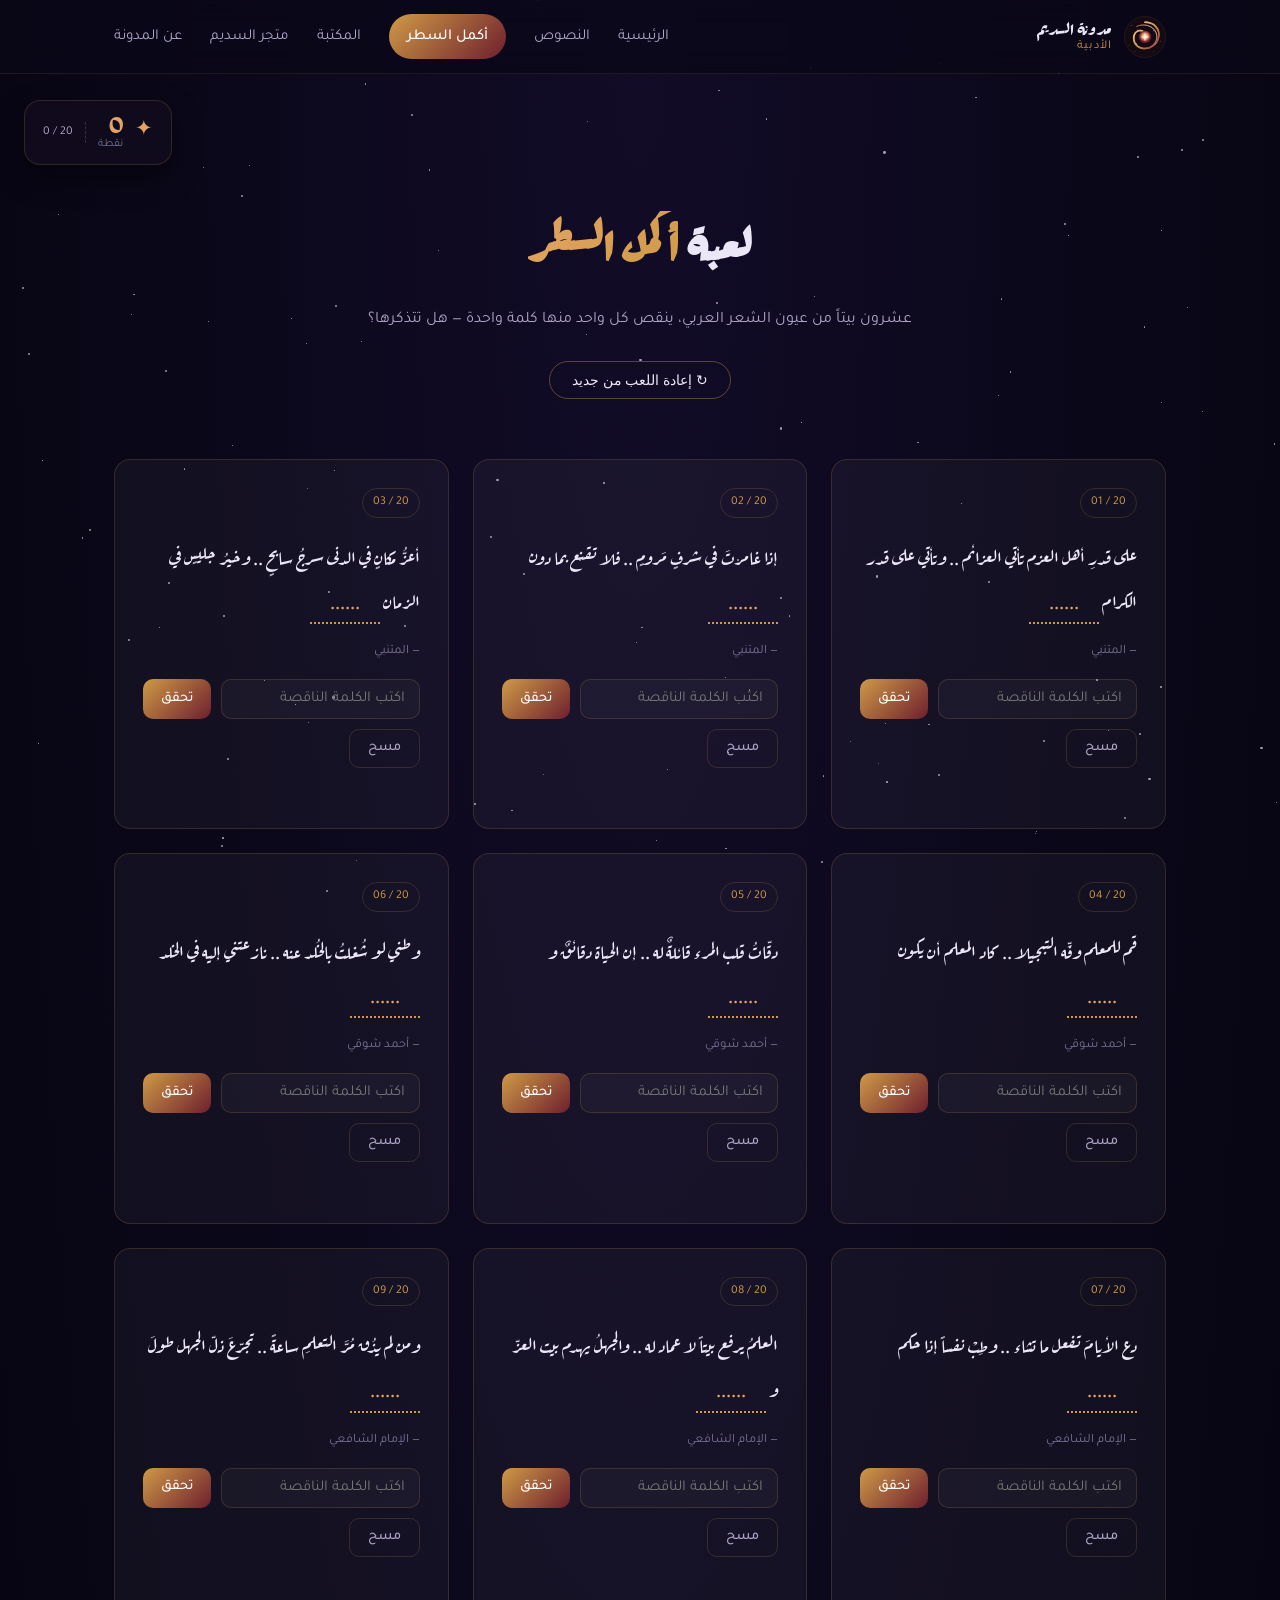
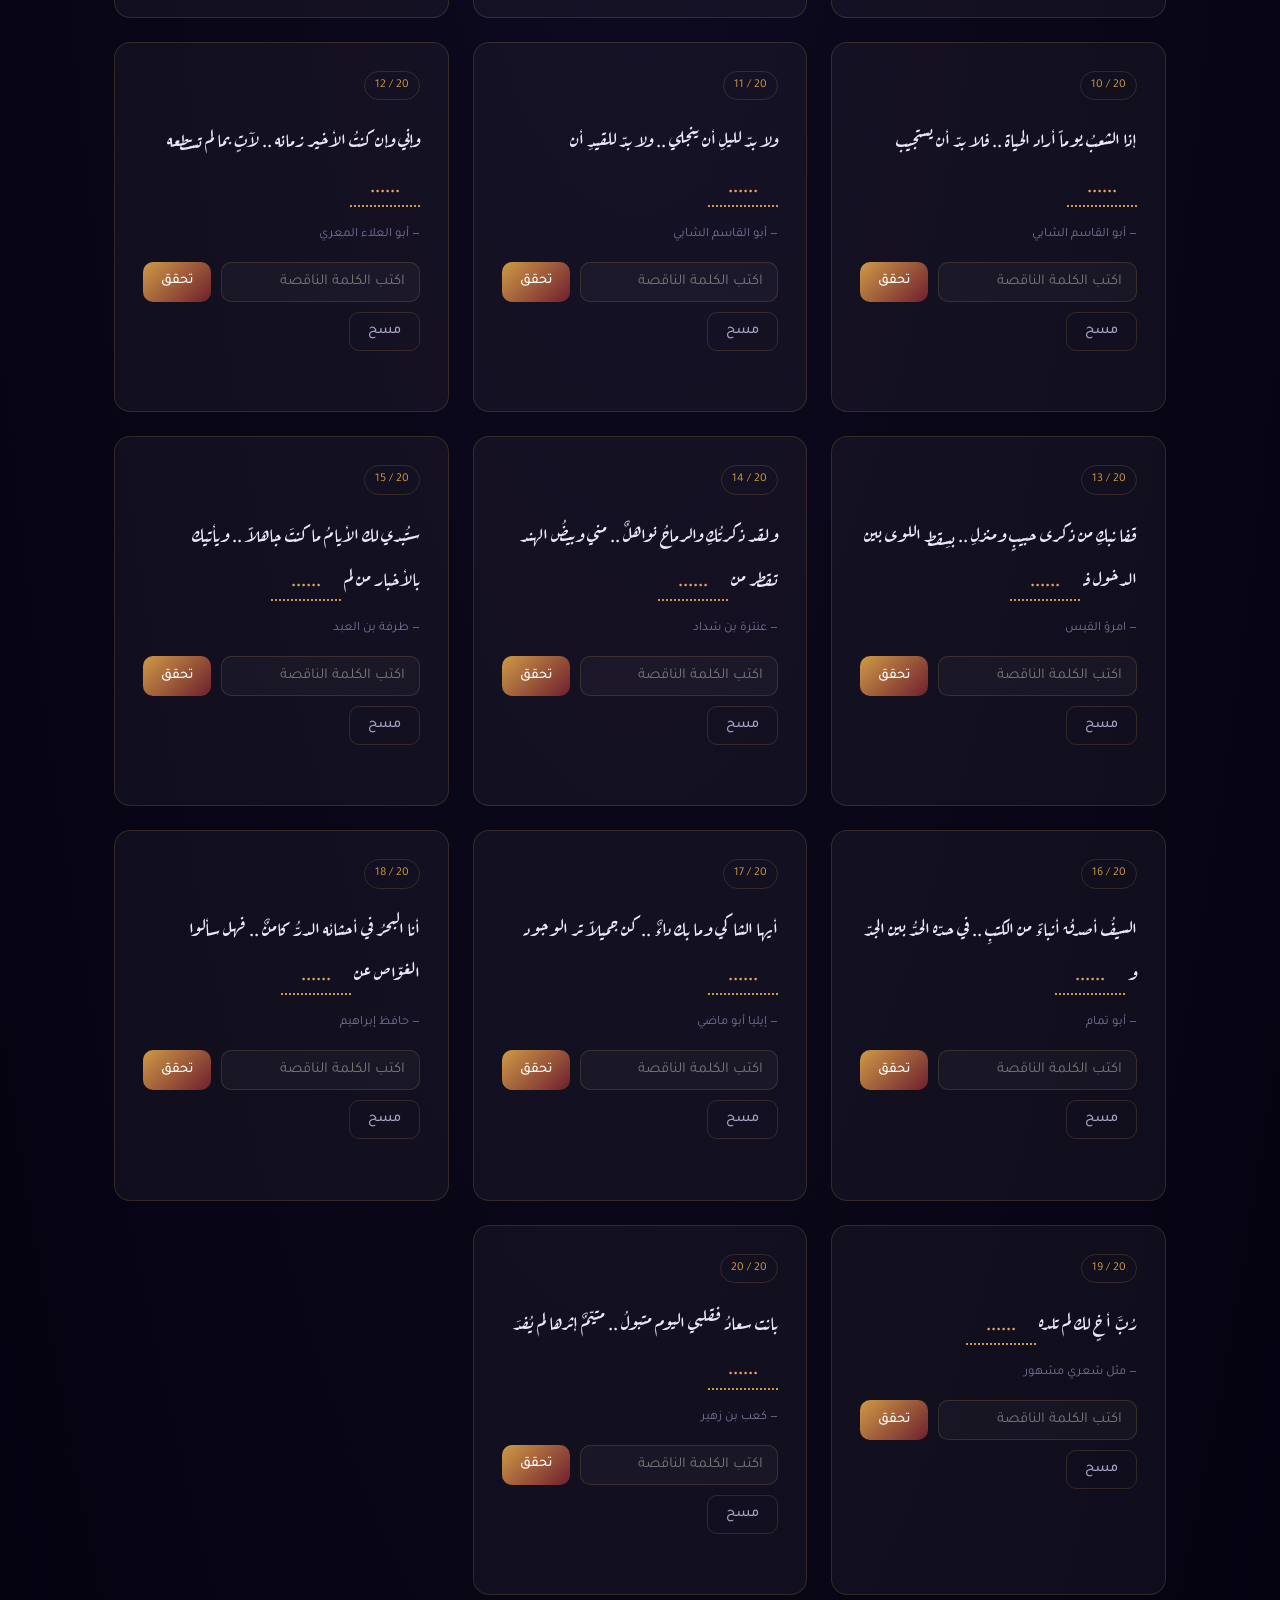
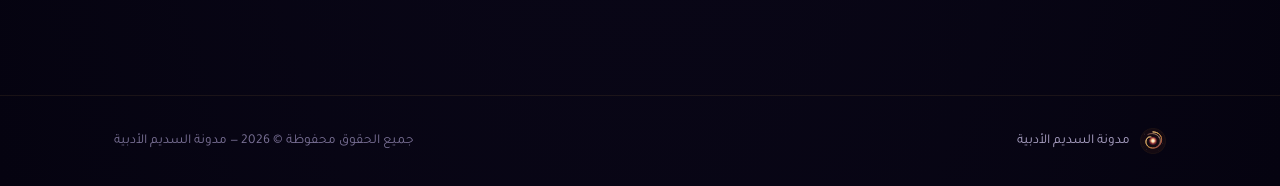
<file: game.html>
<!DOCTYPE html>
<html lang="ar" dir="rtl">
<head>
<meta charset="UTF-8">
<meta name="viewport" content="width=device-width, initial-scale=1.0">
<title>لعبة أكمل السطر — مدونة السديم الأدبية</title>
<meta name="description" content="اختبر ذاكرتك الأدبية: أكمل الكلمة الناقصة في أبيات شعرية مشهورة، واجمع النقاط.">
<link rel="icon" type="image/svg+xml" href="assets/logo.svg">
<link rel="preconnect" href="https://fonts.googleapis.com">
<link href="https://fonts.googleapis.com/css2?family=Rakkas&family=Aref+Ruqaa:wght@400;700&family=Tajawal:wght@300;400;500;700&display=swap" rel="stylesheet">
<link rel="stylesheet" href="style.css">
<link rel="stylesheet" href="game.css">
</head>
<body>

<div class="stars" id="stars"></div>

<header class="site-header">
  <div class="container header-inner">
    <a href="index.html" class="brand">
      <img src="assets/logo.svg" alt="شعار مدونة السديم" class="brand-logo">
      <div class="brand-text">
        <span class="brand-name">مدونة السديم</span>
        <span class="brand-sub">الأدبية</span>
      </div>
    </a>
    <nav class="main-nav" id="mainNav">
      <a href="index.html">الرئيسية</a>
      <a href="index.html#texts">النصوص</a>
      <a href="game.html" class="nav-cta">أكمل السطر</a>
      <a href="library.html">المكتبة</a>
      <a href="store.html">متجر السديم</a>
      <a href="index.html#about">عن المدونة</a>
    </nav>
    <button class="nav-toggle" id="navToggle" aria-label="فتح القائمة">
      <span></span><span></span><span></span>
    </button>
  </div>
</header>

<div class="score-badge" id="scoreBadge">
  <span class="score-star">✦</span>
  <div class="score-nums">
    <span class="score-value" id="scoreValue">0</span>
    <span class="score-label">نقطة</span>
  </div>
  <div class="score-progress" id="scoreProgress">0 / 20</div>
</div>

<main class="game-main">
  <section class="game-hero">
    <div class="container">
      <h1 class="game-title">لعبة <span>أكمل السطر</span></h1>
      <p class="game-tagline">عشرون بيتاً من عيون الشعر العربي، ينقص كل واحد منها كلمة واحدة — هل تتذكرها؟</p>
      <button type="button" class="btn btn-ghost btn-reset" id="resetGame">↻ إعادة اللعب من جديد</button>
    </div>
  </section>

  <section class="verses-section">
    <div class="container verses-grid" id="versesGrid"></div>
  </section>
</main>

<footer class="site-footer">
  <div class="container footer-inner">
    <div class="footer-brand">
      <img src="assets/logo.svg" alt="" class="footer-logo">
      <span>مدونة السديم الأدبية</span>
    </div>
    <p>جميع الحقوق محفوظة &copy; <span id="year"></span> — مدونة السديم الأدبية</p>
  </div>
</footer>

<script src="game.js"></script>
</body>
</html>
</file>
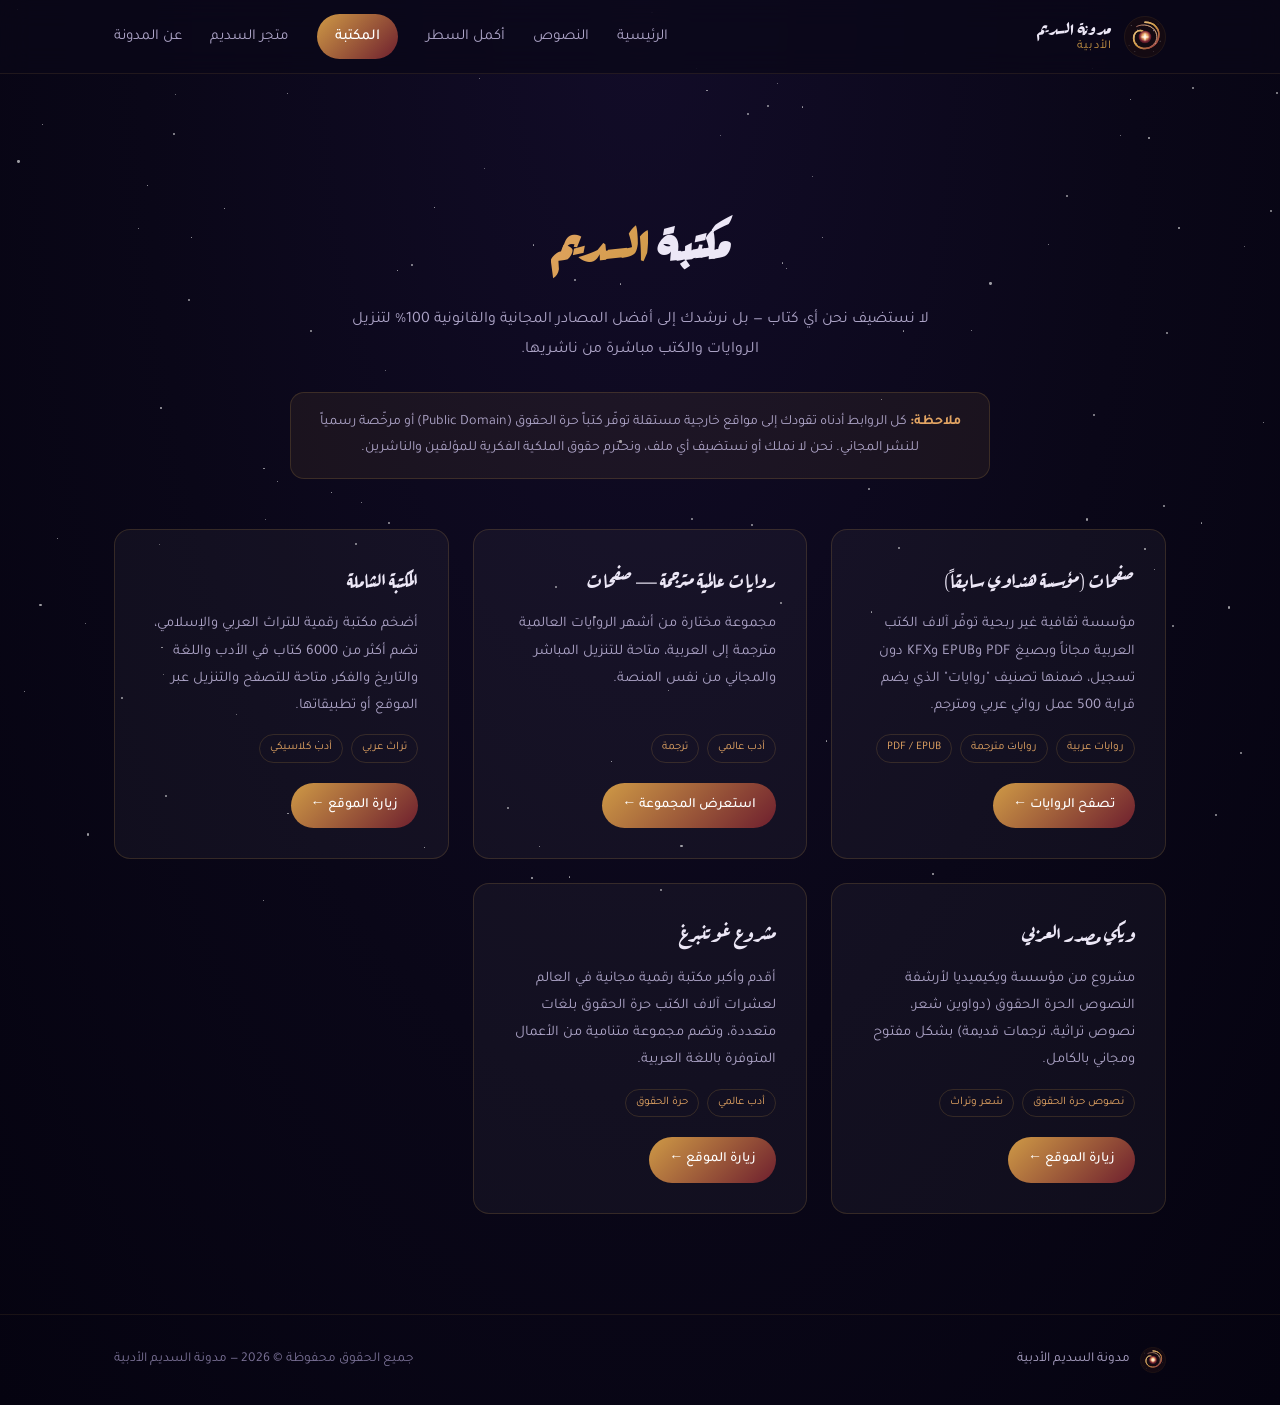
<file: library.html>
<!DOCTYPE html>
<html lang="ar" dir="rtl">
<head>
<meta charset="UTF-8">
<meta name="viewport" content="width=device-width, initial-scale=1.0">
<title>مكتبة السديم — روايات وكتب مجانية وقانونية</title>
<meta name="description" content="دليل مكتبة السديم إلى مصادر مجانية وقانونية 100% لتنزيل الروايات والكتب العربية والعالمية بصيغة PDF وEPUB.">
<link rel="icon" type="image/svg+xml" href="assets/logo.svg">
<link rel="preconnect" href="https://fonts.googleapis.com">
<link href="https://fonts.googleapis.com/css2?family=Rakkas&family=Aref+Ruqaa:wght@400;700&family=Tajawal:wght@300;400;500;700&display=swap" rel="stylesheet">
<link rel="stylesheet" href="style.css">
<link rel="stylesheet" href="library.css">
</head>
<body>

<div class="stars" id="stars"></div>

<header class="site-header">
  <div class="container header-inner">
    <a href="index.html" class="brand">
      <img src="assets/logo.svg" alt="شعار مدونة السديم" class="brand-logo">
      <div class="brand-text">
        <span class="brand-name">مدونة السديم</span>
        <span class="brand-sub">الأدبية</span>
      </div>
    </a>
    <nav class="main-nav" id="mainNav">
      <a href="index.html">الرئيسية</a>
      <a href="index.html#texts">النصوص</a>
      <a href="game.html">أكمل السطر</a>
      <a href="library.html" class="nav-cta">المكتبة</a>
      <a href="store.html">متجر السديم</a>
      <a href="index.html#about">عن المدونة</a>
    </nav>
    <button class="nav-toggle" id="navToggle" aria-label="فتح القائمة">
      <span></span><span></span><span></span>
    </button>
  </div>
</header>

<main class="library-main">
  <div class="container">
    <div class="library-hero">
      <h1 class="library-title">مكتبة <span>السديم</span></h1>
      <p class="library-tagline">لا نستضيف نحن أي كتاب — بل نرشدك إلى أفضل المصادر المجانية والقانونية 100% لتنزيل الروايات والكتب مباشرة من ناشريها.</p>
      <p class="library-notice">
        <strong>ملاحظة:</strong> كل الروابط أدناه تقودك إلى مواقع خارجية مستقلة توفّر كتباً حرة الحقوق (Public Domain) أو مرخّصة رسمياً للنشر المجاني. نحن لا نملك أو نستضيف أي ملف، ونحترم حقوق الملكية الفكرية للمؤلفين والناشرين.
      </p>
    </div>

    <div class="sources-grid">
      <article class="source-card">
        <h3 class="source-name">صفحات (مؤسسة هنداوي سابقاً)</h3>
        <p class="source-desc">مؤسسة ثقافية غير ربحية توفّر آلاف الكتب العربية مجاناً وبصيغ PDF وEPUB وKFX دون تسجيل، ضمنها تصنيف "روايات" الذي يضم قرابة 500 عمل روائي عربي ومترجم.</p>
        <div class="source-tags"><span class="source-tag">روايات عربية</span><span class="source-tag">روايات مترجمة</span><span class="source-tag">PDF / EPUB</span></div>
        <a href="https://www.safahat.org/books/categories/novels/" target="_blank" rel="noopener noreferrer" class="source-link">تصفح الروايات ←</a>
      </article>

      <article class="source-card">
        <h3 class="source-name">روايات عالمية مترجمة — صفحات</h3>
        <p class="source-desc">مجموعة مختارة من أشهر الروايات العالمية مترجمة إلى العربية، متاحة للتنزيل المباشر والمجاني من نفس المنصة.</p>
        <div class="source-tags"><span class="source-tag">أدب عالمي</span><span class="source-tag">ترجمة</span></div>
        <a href="https://www.safahat.org/books/collections/93827414/" target="_blank" rel="noopener noreferrer" class="source-link">استعرض المجموعة ←</a>
      </article>

      <article class="source-card">
        <h3 class="source-name">المكتبة الشاملة</h3>
        <p class="source-desc">أضخم مكتبة رقمية للتراث العربي والإسلامي، تضم أكثر من 6000 كتاب في الأدب واللغة والتاريخ والفكر، متاحة للتصفح والتنزيل عبر الموقع أو تطبيقاتها.</p>
        <div class="source-tags"><span class="source-tag">تراث عربي</span><span class="source-tag">أدب كلاسيكي</span></div>
        <a href="https://shamela.ws/" target="_blank" rel="noopener noreferrer" class="source-link">زيارة الموقع ←</a>
      </article>

      <article class="source-card">
        <h3 class="source-name">ويكي مصدر العربي</h3>
        <p class="source-desc">مشروع من مؤسسة ويكيميديا لأرشفة النصوص الحرة الحقوق (دواوين شعر، نصوص تراثية، ترجمات قديمة) بشكل مفتوح ومجاني بالكامل.</p>
        <div class="source-tags"><span class="source-tag">نصوص حرة الحقوق</span><span class="source-tag">شعر وتراث</span></div>
        <a href="https://ar.wikisource.org/" target="_blank" rel="noopener noreferrer" class="source-link">زيارة الموقع ←</a>
      </article>

      <article class="source-card">
        <h3 class="source-name">مشروع غوتنبرغ</h3>
        <p class="source-desc">أقدم وأكبر مكتبة رقمية مجانية في العالم لعشرات آلاف الكتب حرة الحقوق بلغات متعددة، وتضم مجموعة متنامية من الأعمال المتوفرة باللغة العربية.</p>
        <div class="source-tags"><span class="source-tag">أدب عالمي</span><span class="source-tag">حرة الحقوق</span></div>
        <a href="https://www.gutenberg.org/" target="_blank" rel="noopener noreferrer" class="source-link">زيارة الموقع ←</a>
      </article>
    </div>
  </div>
</main>

<footer class="site-footer">
  <div class="container footer-inner">
    <div class="footer-brand">
      <img src="assets/logo.svg" alt="" class="footer-logo">
      <span>مدونة السديم الأدبية</span>
    </div>
    <p>جميع الحقوق محفوظة &copy; <span id="year"></span> — مدونة السديم الأدبية</p>
  </div>
</footer>

<script src="library.js"></script>
</body>
</html>
</file>
<file: style.css>
:root {
  --bg-deep: #0a0718;
  --bg-mid: #120c28;
  --bg-card: rgba(255, 255, 255, 0.04);
  --card-border: rgba(207, 158, 74, 0.18);
  --accent-1: #cf9a46;
  --accent-2: #e2a463;
  --accent-3: #6e1f2e;
  --accent-glow: 207, 158, 74;
  --shadow-glow: 110, 31, 46;
  --text-main: #ece7f6;
  --text-dim: #ada4c7;
  --text-faint: #7a7196;
  --radius: 16px;
  --font-display: 'Rakkas', 'Aref Ruqaa', serif;
  --font-serif: 'Aref Ruqaa', serif;
  --font-body: 'Tajawal', sans-serif;

  /* paper / manuscript palette for post cards */
  --ink: #3c2c1c;
  --ink-soft: #6a5439;
  --ink-faint: #8a7255;
  --stamp-ink: #7a2233;
  --paper-1: linear-gradient(160deg, #f6ecd2, #e8d8ab);
  --paper-2: linear-gradient(160deg, #f3e6da, #e3cfb5);
  --paper-3: linear-gradient(160deg, #eee6cf, #ddcd9e);
}

* { box-sizing: border-box; margin: 0; padding: 0; }

html { scroll-behavior: smooth; }

body {
  background: radial-gradient(ellipse at top, var(--bg-mid) 0%, var(--bg-deep) 55%, #050310 100%);
  color: var(--text-main);
  font-family: var(--font-body);
  line-height: 1.8;
  min-height: 100vh;
  overflow-x: hidden;
  position: relative;
}

.container {
  max-width: 1100px;
  margin: 0 auto;
  padding: 0 24px;
}

a { color: inherit; text-decoration: none; }
ul { list-style: none; }
img { max-width: 100%; display: block; }

/* ---------- starfield ---------- */
.stars {
  position: fixed;
  inset: 0;
  z-index: 0;
  pointer-events: none;
}
.stars span {
  position: absolute;
  width: 2px;
  height: 2px;
  background: #fff;
  border-radius: 50%;
  opacity: 0.6;
  animation: twinkle 4s ease-in-out infinite;
}
@keyframes twinkle {
  0%, 100% { opacity: 0.15; transform: scale(0.8); }
  50% { opacity: 0.9; transform: scale(1.4); }
}

/* ---------- header ---------- */
.site-header {
  position: sticky;
  top: 0;
  z-index: 100;
  background: rgba(10, 7, 24, 0.72);
  -webkit-backdrop-filter: blur(14px);
  backdrop-filter: blur(14px);
  border-bottom: 1px solid rgba(207, 158, 74, 0.12);
}
.header-inner {
  display: flex;
  align-items: center;
  justify-content: space-between;
  padding: 14px 24px;
}
.brand {
  display: flex;
  align-items: center;
  gap: 12px;
}
.brand-logo { width: 42px; height: 42px; }
.brand-text { display: flex; flex-direction: column; line-height: 1.15; }
.brand-name {
  font-family: var(--font-display);
  font-size: 1.15rem;
  color: var(--text-main);
}
.brand-sub {
  font-size: 0.75rem;
  color: var(--accent-1);
  letter-spacing: 1px;
}
.main-nav {
  display: flex;
  align-items: center;
  gap: 28px;
  font-size: 0.95rem;
}
.main-nav a { color: var(--text-dim); transition: color 0.2s; position: relative; }
.main-nav a:hover { color: var(--text-main); }
.nav-cta {
  background: linear-gradient(135deg, var(--accent-1), var(--accent-3));
  color: #fff !important;
  padding: 9px 18px;
  border-radius: 999px;
  font-weight: 500;
}
.nav-toggle {
  display: none;
  flex-direction: column;
  gap: 5px;
  background: none;
  border: none;
  cursor: pointer;
  padding: 6px;
}
.nav-toggle span { width: 24px; height: 2px; background: var(--text-main); border-radius: 2px; }

/* ---------- hero ---------- */
.hero {
  position: relative;
  padding: 110px 0 90px;
  text-align: center;
  overflow: hidden;
}
.hero-glow {
  position: absolute;
  top: -180px;
  left: 50%;
  transform: translateX(-50%);
  width: 700px;
  height: 700px;
  background: radial-gradient(circle, rgba(var(--accent-glow), 0.35) 0%, rgba(var(--accent-glow), 0) 70%);
  filter: blur(10px);
  z-index: 0;
}
.hero-inner { position: relative; z-index: 1; }
.hero-logo {
  width: 96px;
  height: 96px;
  margin: 0 auto 24px;
  animation: float 6s ease-in-out infinite;
  filter: drop-shadow(0 0 30px rgba(var(--accent-glow), 0.45));
}
@keyframes float {
  0%, 100% { transform: translateY(0); }
  50% { transform: translateY(-12px); }
}
.hero-title {
  font-family: var(--font-display);
  font-size: clamp(2.2rem, 5vw, 3.6rem);
  color: var(--text-main);
  margin-bottom: 18px;
}
.hero-title span {
  background: linear-gradient(135deg, var(--accent-2), var(--accent-1));
  -webkit-background-clip: text;
  background-clip: text;
  color: transparent;
}
.hero-tagline {
  max-width: 560px;
  margin: 0 auto 36px;
  color: var(--text-dim);
  font-size: 1.05rem;
  line-height: 2;
}
.hero-actions {
  display: flex;
  justify-content: center;
  gap: 16px;
  flex-wrap: wrap;
  margin-bottom: 56px;
}
.btn {
  display: inline-block;
  padding: 13px 30px;
  border-radius: 999px;
  font-weight: 500;
  font-size: 0.95rem;
  cursor: pointer;
  border: 1px solid transparent;
  transition: transform 0.2s, box-shadow 0.2s, background 0.2s;
}
.btn-primary {
  background: linear-gradient(135deg, var(--accent-1), var(--accent-3));
  color: #fff;
  box-shadow: 0 10px 30px rgba(var(--shadow-glow), 0.35);
}
.btn-primary:hover { transform: translateY(-2px); box-shadow: 0 14px 36px rgba(var(--shadow-glow), 0.5); }
.btn-ghost {
  background: transparent;
  border-color: rgba(var(--accent-glow), 0.4);
  color: var(--text-main);
}
.btn-ghost:hover { background: rgba(var(--accent-glow), 0.1); }
.btn-block { width: 100%; text-align: center; border: none; }
.hero-stats {
  display: flex;
  justify-content: center;
  gap: 56px;
}
.stat { display: flex; flex-direction: column; align-items: center; }
.stat-num {
  font-family: var(--font-display);
  font-size: 2.1rem;
  color: var(--accent-2);
}
.stat-label { color: var(--text-faint); font-size: 0.85rem; }

/* ---------- section head ---------- */
.section-head { text-align: center; max-width: 560px; margin: 0 auto 44px; }
.section-head h2 {
  font-family: var(--font-display);
  font-size: 2rem;
  margin-bottom: 12px;
}
.section-head p { color: var(--text-dim); }

.texts-section, .about-section { padding: 90px 0; position: relative; z-index: 1; }

/* ---------- wheel of inspiration ---------- */
.wheel-section { padding: 30px 0 100px; position: relative; z-index: 1; }
.wheel-inner { text-align: center; }

.wheel-stage {
  position: relative;
  width: 280px;
  height: 280px;
  margin: 10px auto 34px;
}
.wheel-pointer {
  position: absolute;
  top: -14px;
  left: 50%;
  transform: translateX(-50%);
  color: var(--accent-2);
  font-size: 1.8rem;
  z-index: 3;
  filter: drop-shadow(0 4px 6px rgba(0,0,0,0.5));
}
.wheel-dial {
  width: 100%;
  height: 100%;
  border-radius: 50%;
  background:
    repeating-conic-gradient(rgba(255,255,255,0.18) 0deg 0.6deg, transparent 0.6deg 30deg),
    conic-gradient(
      #cf9a46 0deg 30deg, #6e1f2e 30deg 60deg, #e8d8ab 60deg 90deg, #241726 90deg 120deg,
      #cf9a46 120deg 150deg, #6e1f2e 150deg 180deg, #e8d8ab 180deg 210deg, #241726 210deg 240deg,
      #cf9a46 240deg 270deg, #6e1f2e 270deg 300deg, #e8d8ab 300deg 330deg, #241726 330deg 360deg
    );
  border: 4px solid rgba(207, 158, 74, 0.6);
  box-shadow: 0 0 0 6px rgba(10, 7, 24, 0.9), 0 20px 50px rgba(0,0,0,0.55);
  position: relative;
  transition: transform 4.2s cubic-bezier(0.15, 0.68, 0.1, 1);
  will-change: transform;
}
.wheel-hub {
  position: absolute;
  top: 50%;
  left: 50%;
  transform: translate(-50%, -50%);
  width: 66px;
  height: 66px;
  border-radius: 50%;
  background: #0c0821;
  border: 3px solid var(--accent-2);
  display: flex;
  align-items: center;
  justify-content: center;
  box-shadow: 0 0 20px rgba(0,0,0,0.6);
}
.wheel-hub img { width: 40px; height: 40px; }

.quote-reveal {
  max-width: 560px;
  margin: 36px auto 0;
  background: var(--bg-card);
  border: 1px solid var(--card-border);
  border-radius: var(--radius);
  padding: 32px 30px 26px;
  position: relative;
  animation: quoteIn 0.5s ease;
}
.quote-reveal[hidden] { display: none; }
@keyframes quoteIn {
  from { opacity: 0; transform: translateY(14px); }
  to { opacity: 1; transform: translateY(0); }
}
.quote-mark {
  position: absolute;
  top: -6px;
  right: 24px;
  font-family: var(--font-display);
  font-size: 3.5rem;
  color: var(--accent-1);
  opacity: 0.7;
  line-height: 1;
}
.quote-text {
  font-family: var(--font-serif);
  font-size: 1.25rem;
  line-height: 2;
  color: var(--text-main);
  margin-bottom: 14px;
}
.quote-author {
  font-size: 0.9rem;
  color: var(--accent-2);
  font-weight: 600;
}

@media (max-width: 480px) {
  .wheel-stage { width: 230px; height: 230px; }
}
.submit-section { padding: 90px 0; position: relative; z-index: 1; background: rgba(255,255,255,0.015); border-top: 1px solid rgba(207,158,74,0.08); border-bottom: 1px solid rgba(207,158,74,0.08); }

/* ---------- toolbar ---------- */
.toolbar {
  display: flex;
  gap: 16px;
  margin-bottom: 36px;
  flex-wrap: wrap;
}
.search-box {
  flex: 1;
  min-width: 240px;
  display: flex;
  align-items: center;
  gap: 10px;
  background: var(--bg-card);
  border: 1px solid var(--card-border);
  border-radius: 12px;
  padding: 12px 16px;
  color: var(--text-faint);
}
.search-box input {
  flex: 1;
  background: none;
  border: none;
  outline: none;
  color: var(--text-main);
  font-family: var(--font-body);
  font-size: 0.95rem;
}
.sort-select {
  background: var(--bg-card);
  border: 1px solid var(--card-border);
  border-radius: 12px;
  padding: 12px 16px;
  color: var(--text-main);
  font-family: var(--font-body);
  cursor: pointer;
}
.sort-select option { background: var(--bg-mid); }

.view-toggle {
  display: flex;
  background: var(--bg-card);
  border: 1px solid var(--card-border);
  border-radius: 12px;
  padding: 4px;
  gap: 4px;
}
.view-btn {
  background: none;
  border: none;
  color: var(--text-faint);
  font-family: var(--font-body);
  font-size: 0.85rem;
  padding: 8px 16px;
  border-radius: 8px;
  cursor: pointer;
  transition: background 0.2s, color 0.2s;
}
.view-btn.active {
  background: linear-gradient(135deg, var(--accent-1), var(--accent-3));
  color: #fff;
}

/* ---------- reactions ---------- */
.reactions {
  display: flex;
  gap: 8px;
  margin-top: 14px;
}
.reaction-btn {
  display: inline-flex;
  align-items: center;
  gap: 5px;
  background: rgba(60, 44, 28, 0.06);
  border: 1px solid rgba(60, 44, 28, 0.25);
  border-radius: 999px;
  padding: 4px 11px;
  font-size: 0.8rem;
  color: var(--ink-soft);
  cursor: pointer;
  transition: transform 0.2s, border-color 0.2s, background 0.2s;
}
.reaction-btn:hover { transform: translateY(-2px); border-color: var(--stamp-ink); }
.reaction-btn.reacted {
  background: rgba(122, 34, 51, 0.12);
  border-color: var(--stamp-ink);
  color: var(--stamp-ink);
  font-weight: 700;
}
.reaction-btn .count { min-width: 10px; text-align: center; }
.reactions-modal .reaction-btn {
  background: rgba(255,255,255,0.04);
  border-color: var(--card-border);
  color: var(--text-dim);
}
.reactions-modal .reaction-btn.reacted {
  background: rgba(207, 158, 74, 0.15);
  border-color: var(--accent-2);
  color: var(--accent-2);
}

/* ---------- timeline (نهر الزمن) ---------- */
.timeline {
  position: relative;
  padding-right: 30px;
  max-width: 720px;
  margin: 0 auto;
}
.timeline::before {
  content: "";
  position: absolute;
  right: 8px;
  top: 6px;
  bottom: 6px;
  width: 2px;
  background: linear-gradient(var(--accent-1), var(--accent-3));
  opacity: 0.6;
}
.timeline-item {
  position: relative;
  padding-right: 30px;
  margin-bottom: 28px;
}
.timeline-item::before {
  content: "";
  position: absolute;
  right: 2px;
  top: 8px;
  width: 14px;
  height: 14px;
  border-radius: 50%;
  background: var(--accent-2);
  box-shadow: 0 0 0 4px var(--bg-deep), 0 0 12px rgba(var(--accent-glow), 0.6);
}
.timeline-card {
  background: var(--bg-card);
  border: 1px solid var(--card-border);
  border-radius: 14px;
  padding: 18px 22px;
  cursor: pointer;
  transition: transform 0.25s, border-color 0.25s;
}
.timeline-card:hover { transform: translateX(-6px); border-color: rgba(207, 158, 74, 0.5); }
.timeline-date { font-size: 0.75rem; color: var(--accent-2); margin-bottom: 6px; }
.timeline-title { font-family: var(--font-serif); font-size: 1.15rem; color: var(--text-main); margin-bottom: 4px; }
.timeline-meta { font-size: 0.8rem; color: var(--text-faint); margin-bottom: 8px; }
.timeline-excerpt { font-size: 0.88rem; color: var(--text-dim); line-height: 1.8; }

@media (max-width: 560px) {
  .timeline { padding-right: 22px; }
  .timeline-item { padding-right: 22px; }
}

/* ---------- posts grid : scattered paper notes ---------- */
.posts-grid {
  column-count: 3;
  column-gap: 20px;
}
@media (max-width: 980px) { .posts-grid { column-count: 2; } }
@media (max-width: 640px) { .posts-grid { column-count: 1; } }

.post-card {
  --rot: 0deg;
  --tx: 0px;
  --ty: 0px;
  --sc: 1;
  display: inline-block;
  width: 100%;
  -webkit-column-break-inside: avoid;
  break-inside: avoid;
  margin: 0 0 58px;
  cursor: pointer;
  position: relative;
  isolation: isolate;
  transform: translate(var(--tx), var(--ty)) rotate(var(--rot)) scale(var(--sc));
  filter: drop-shadow(0 14px 22px rgba(3, 2, 10, 0.55));
  transition: transform 0.45s cubic-bezier(.2,.8,.3,1), filter 0.45s;
}
.post-card:active {
  transform: translate(var(--tx), var(--ty)) rotate(var(--rot)) scale(calc(var(--sc) * 0.98));
}
@media (hover: hover) and (pointer: fine) {
  .post-card:hover {
    transform: translate(0, calc(var(--ty) - 10px)) rotate(0deg) scale(1.045);
    filter:
      drop-shadow(0 30px 38px rgba(3, 2, 10, 0.65))
      drop-shadow(0 0 30px rgba(var(--accent-glow), 0.55))
      drop-shadow(0 0 60px rgba(var(--accent-glow), 0.25));
    z-index: 5;
  }
}

.paper {
  position: relative;
  background: var(--paper-1);
  background-image:
    var(--paper-1),
    url("data:image/svg+xml;utf8,<svg xmlns='http://www.w3.org/2000/svg' width='120' height='120'><filter id='n'><feTurbulence type='fractalNoise' baseFrequency='0.85' numOctaves='2' stitchTiles='stitch'/></filter><rect width='100%25' height='100%25' filter='url(%23n)' opacity='0.45'/></svg>");
  background-blend-mode: normal, overlay;
  color: var(--ink);
  padding: 34px 30px 22px;
  overflow: hidden;
  clip-path: polygon(
    0% 3%, 5% 0%, 11% 2.5%, 17% 0%, 23% 2%, 29% 0%, 35% 2.5%, 41% 0%, 47% 2%, 53% 0%, 59% 2.5%, 65% 0%, 71% 2%, 77% 0%, 83% 2.5%, 89% 0%, 95% 2%, 100% 0%,
    100% 97%, 95% 100%, 89% 97.5%, 83% 100%, 77% 98%, 71% 100%, 65% 97.5%, 59% 100%, 53% 98%, 47% 100%, 41% 97.5%, 35% 100%, 29% 98%, 23% 100%, 17% 97.5%, 11% 100%, 5% 98%, 0% 100%
  );
}
.post-card.tone-2 .paper { background-image: var(--paper-2), url("data:image/svg+xml;utf8,<svg xmlns='http://www.w3.org/2000/svg' width='120' height='120'><filter id='n'><feTurbulence type='fractalNoise' baseFrequency='0.85' numOctaves='2' stitchTiles='stitch'/></filter><rect width='100%25' height='100%25' filter='url(%23n)' opacity='0.45'/></svg>"); }
.post-card.tone-3 .paper { background-image: var(--paper-3), url("data:image/svg+xml;utf8,<svg xmlns='http://www.w3.org/2000/svg' width='120' height='120'><filter id='n'><feTurbulence type='fractalNoise' baseFrequency='0.85' numOctaves='2' stitchTiles='stitch'/></filter><rect width='100%25' height='100%25' filter='url(%23n)' opacity='0.45'/></svg>"); }

/* subtle "gutter" shadow near the binding + a light sheen sweep on hover */
.paper::before {
  content: "";
  position: absolute;
  inset: 0;
  background: linear-gradient(90deg, rgba(0,0,0,0.14) 0%, transparent 6%, transparent 94%, rgba(0,0,0,0.08) 100%);
  pointer-events: none;
}
.paper::after {
  content: "";
  position: absolute;
  inset: -20%;
  background: linear-gradient(115deg, transparent 42%, rgba(255,255,255,0.55) 50%, transparent 58%);
  background-size: 260% 260%;
  background-position: -160% -160%;
  opacity: 0;
  pointer-events: none;
  mix-blend-mode: overlay;
  transition: opacity 0.35s ease;
}
@media (hover: hover) and (pointer: fine) {
  .post-card:hover .paper::after {
    opacity: 1;
    background-position: 160% 160%;
    transition: background-position 1.1s ease, opacity 0.35s ease;
  }
}

/* dog-eared corner, like a well-loved book page */
.page-fold {
  position: absolute;
  width: 30px;
  height: 30px;
  right: 0;
  bottom: 0;
  z-index: 2;
  background: linear-gradient(135deg, rgba(0,0,0,0.06) 45%, rgba(0,0,0,0.22) 50%, rgba(255,255,255,0.5) 52%, transparent 53%);
  clip-path: polygon(100% 0, 100% 100%, 0 100%);
  filter: drop-shadow(-3px -3px 3px rgba(0,0,0,0.25));
  pointer-events: none;
}

.pin {
  position: absolute;
  top: -9px;
  left: 50%;
  transform: translateX(-50%) rotate(calc(var(--rot) * -1));
  width: 16px;
  height: 16px;
  border-radius: 50%;
  background: radial-gradient(circle at 35% 30%, #ffe3b0, var(--accent-2) 55%, #8a5424 100%);
  box-shadow: 0 3px 6px rgba(0,0,0,0.5);
  z-index: 3;
}
.ribbon {
  position: absolute;
  top: -6px;
  right: 20%;
  width: 18px;
  height: 34px;
  background: linear-gradient(180deg, #9a2e42, var(--stamp-ink));
  clip-path: polygon(0 0, 100% 0, 100% 72%, 50% 100%, 0 72%);
  box-shadow: 0 6px 10px rgba(0,0,0,0.4), inset 2px 0 4px rgba(255,255,255,0.15);
  z-index: 3;
}

.stamp {
  position: absolute;
  top: 14px;
  left: 14px;
  width: 60px;
  height: 60px;
  border: 2px solid var(--stamp-ink);
  border-radius: 50%;
  display: flex;
  align-items: center;
  justify-content: center;
  transform: rotate(-11deg);
  mix-blend-mode: multiply;
  opacity: 0.85;
  pointer-events: none;
}
.stamp::before {
  content: "";
  position: absolute;
  inset: 4px;
  border: 1px solid var(--stamp-ink);
  border-radius: 50%;
}
.stamp-id {
  font-size: 0.48rem;
  font-weight: 700;
  letter-spacing: 0.3px;
  color: var(--stamp-ink);
  direction: ltr;
  text-align: center;
  line-height: 1.2;
  font-family: 'Tajawal', monospace;
}

.card-title {
  font-family: var(--font-serif);
  font-size: 1.35rem;
  color: var(--ink);
  margin: 8px 0 12px 78px;
  min-height: 1.4em;
  position: relative;
}
.card-excerpt {
  color: var(--ink-soft);
  font-size: 0.95rem;
  line-height: 1.9;
  display: -webkit-box;
  -webkit-line-clamp: 4;
  -webkit-box-orient: vertical;
  overflow: hidden;
  position: relative;
}
.read-more {
  display: inline-flex;
  align-items: center;
  gap: 6px;
  margin-top: 14px;
  background: none;
  border: none;
  padding: 0;
  font-family: var(--font-body);
  font-size: 0.85rem;
  font-weight: 700;
  color: var(--stamp-ink);
  cursor: pointer;
  position: relative;
}
.read-more::after { content: "\2190"; transition: transform 0.25s; display: inline-block; }
.read-more::before {
  content: "";
  position: absolute;
  right: 0;
  bottom: -3px;
  width: 100%;
  height: 1px;
  background: currentColor;
  transform: scaleX(0);
  transform-origin: right;
  transition: transform 0.3s;
}
@media (hover: hover) and (pointer: fine) {
  .post-card:hover .read-more::after { transform: translateX(-5px); }
  .post-card:hover .read-more::before { transform: scaleX(1); }
}

.card-footer {
  display: flex;
  justify-content: space-between;
  align-items: center;
  margin-top: 16px;
  padding-top: 12px;
  border-top: 1px dashed rgba(60, 44, 28, 0.35);
  font-size: 0.8rem;
  color: var(--ink-faint);
}
.card-author { color: var(--stamp-ink); font-weight: 700; }

.empty-state { text-align: center; color: var(--text-faint); padding: 40px 0; }

/* ---------- submit ---------- */
.submit-grid {
  display: block;
  max-width: 640px;
  margin: 0 auto;
  text-align: center;
}
.submit-info h2 { font-family: var(--font-display); font-size: 2rem; margin-bottom: 18px; }
.submit-info p { color: var(--text-dim); margin-bottom: 20px; }
.submit-info .info-list { display: inline-block; text-align: right; }
.info-list li {
  position: relative;
  padding-right: 24px;
  margin-bottom: 12px;
  color: var(--text-dim);
  font-size: 0.92rem;
}
.info-list li::before {
  content: "✦";
  position: absolute;
  right: 0;
  color: var(--accent-2);
}
.submit-form {
  background: var(--bg-card);
  border: 1px solid var(--card-border);
  border-radius: var(--radius);
  padding: 32px;
  display: flex;
  flex-direction: column;
  gap: 18px;
}
.field { display: flex; flex-direction: column; gap: 8px; }
.field label { font-size: 0.88rem; color: var(--text-dim); }
.field .optional { color: var(--text-faint); font-size: 0.78rem; }
.field input, .field textarea {
  background: rgba(255,255,255,0.03);
  border: 1px solid var(--card-border);
  border-radius: 10px;
  padding: 12px 14px;
  color: var(--text-main);
  font-family: var(--font-body);
  font-size: 0.95rem;
  outline: none;
  resize: vertical;
  transition: border-color 0.2s;
}
.field input:focus, .field textarea:focus { border-color: var(--accent-1); }

/* ---------- about ---------- */
.about-inner { text-align: center; max-width: 680px; margin: 0 auto; }
.about-logo { width: 70px; height: 70px; margin: 0 auto 22px; opacity: 0.9; }
.about-section h2 { font-family: var(--font-display); font-size: 2rem; margin-bottom: 20px; }
.about-section p { color: var(--text-dim); margin-bottom: 16px; }

/* ---------- footer ---------- */
.site-footer {
  border-top: 1px solid rgba(207, 158, 74, 0.1);
  padding: 32px 0;
  position: relative;
  z-index: 1;
}
.footer-inner {
  display: flex;
  justify-content: space-between;
  align-items: center;
  flex-wrap: wrap;
  gap: 12px;
  color: var(--text-faint);
  font-size: 0.85rem;
}
.footer-brand { display: flex; align-items: center; gap: 10px; color: var(--text-dim); }
.footer-logo { width: 26px; height: 26px; }

/* ---------- modal ---------- */
.modal-overlay {
  position: fixed;
  inset: 0;
  background: rgba(5, 3, 16, 0.78);
  -webkit-backdrop-filter: blur(6px);
  backdrop-filter: blur(6px);
  display: flex;
  align-items: center;
  justify-content: center;
  z-index: 1000;
  opacity: 0;
  pointer-events: none;
  transition: opacity 0.25s;
  padding: 24px;
}
.modal-overlay.active { opacity: 1; pointer-events: auto; }
.modal {
  background:
    var(--paper-1),
    url("data:image/svg+xml;utf8,<svg xmlns='http://www.w3.org/2000/svg' width='140' height='140'><filter id='n'><feTurbulence type='fractalNoise' baseFrequency='0.8' numOctaves='2' stitchTiles='stitch'/></filter><rect width='100%25' height='100%25' filter='url(%23n)' opacity='0.4'/></svg>");
  background-blend-mode: normal, overlay;
  color: var(--ink);
  border: none;
  border-radius: 4px;
  max-width: 640px;
  width: 100%;
  max-height: 85vh;
  overflow-y: auto;
  padding: 52px 46px 42px;
  position: relative;
  transform: translateY(20px) scale(0.98) rotate(-0.6deg);
  transition: transform 0.3s;
  box-shadow: 0 30px 60px rgba(0,0,0,0.55);
}
.modal-overlay.active .modal { transform: translateY(0) scale(1) rotate(-0.4deg); }
.modal-close {
  position: absolute;
  top: 16px;
  left: 16px;
  background: rgba(60, 44, 28, 0.12);
  border: none;
  color: var(--ink);
  width: 34px;
  height: 34px;
  border-radius: 50%;
  font-size: 1.3rem;
  cursor: pointer;
  line-height: 1;
  z-index: 2;
}
.modal-id {
  display: inline-flex;
  align-items: center;
  justify-content: center;
  width: 76px;
  height: 76px;
  border: 2px solid var(--stamp-ink);
  border-radius: 50%;
  position: relative;
  font-size: 0.56rem;
  font-weight: 700;
  color: var(--stamp-ink);
  font-family: 'Tajawal', monospace;
  direction: ltr;
  text-align: center;
  transform: rotate(-9deg);
  mix-blend-mode: multiply;
  margin-bottom: 18px;
}
.modal-id::before {
  content: "";
  position: absolute;
  inset: 5px;
  border: 1px solid var(--stamp-ink);
  border-radius: 50%;
}
.modal-title { font-family: var(--font-serif); font-size: 1.8rem; margin-bottom: 8px; color: var(--ink); }
.modal-meta { color: var(--ink-faint); font-size: 0.85rem; margin-bottom: 26px; }
.modal-meta .dot { margin: 0 8px; }
.modal-body {
  color: var(--ink-soft);
  font-size: 1.05rem;
  line-height: 2.2;
  white-space: pre-wrap;
  margin-bottom: 30px;
  font-family: var(--font-serif);
}
.btn-copy {
  font-size: 0.85rem;
  padding: 10px 20px;
  border-color: rgba(60, 44, 28, 0.4);
  color: var(--ink);
}
.btn-copy:hover { background: rgba(60, 44, 28, 0.08); }

/* ---------- toast ---------- */
.toast {
  position: fixed;
  bottom: 28px;
  left: 50%;
  transform: translateX(-50%) translateY(20px);
  background: linear-gradient(135deg, var(--accent-1), var(--accent-3));
  color: #fff;
  padding: 13px 26px;
  border-radius: 999px;
  font-size: 0.9rem;
  opacity: 0;
  pointer-events: none;
  transition: opacity 0.3s, transform 0.3s;
  z-index: 2000;
  box-shadow: 0 10px 30px rgba(0,0,0,0.4);
}
.toast.show { opacity: 1; transform: translateX(-50%) translateY(0); }

/* ---------- reveal animation ---------- */
.reveal { opacity: 0; transform: translateY(24px); transition: opacity 0.6s ease, transform 0.6s ease; }
.reveal.visible { opacity: 1; transform: translateY(0); }

/* ---------- responsive ---------- */
@media (max-width: 720px) {
  .main-nav {
    position: fixed;
    top: 70px;
    right: 0;
    left: 0;
    background: rgba(10, 7, 24, 0.97);
    flex-direction: column;
    align-items: flex-start;
    padding: 24px;
    gap: 18px;
    transform: translateY(-140%);
    transition: transform 0.3s;
    border-bottom: 1px solid rgba(207,158,74,0.15);
  }
  .main-nav.open { transform: translateY(0); }
  .nav-toggle { display: flex; }
  .hero { padding: 80px 0 60px; }
  .hero-stats { gap: 32px; }
}
</file>
<file: game.css>
/* ---------- score badge ---------- */
.score-badge {
  position: fixed;
  top: 100px;
  left: 24px;
  z-index: 90;
  display: flex;
  align-items: center;
  gap: 12px;
  background: rgba(18, 12, 30, 0.85);
  border: 1px solid var(--card-border);
  border-radius: 16px;
  padding: 12px 18px;
  backdrop-filter: blur(10px);
  -webkit-backdrop-filter: blur(10px);
  box-shadow: 0 12px 30px rgba(0,0,0,0.4);
}
.score-star {
  color: var(--accent-2);
  font-size: 1.3rem;
}
.score-nums { display: flex; flex-direction: column; line-height: 1.1; }
.score-value {
  font-family: var(--font-display);
  font-size: 1.5rem;
  color: var(--accent-2);
}
.score-label { font-size: 0.7rem; color: var(--text-faint); }
.score-progress {
  font-size: 0.75rem;
  color: var(--text-dim);
  border-right: 1px dashed rgba(255,255,255,0.15);
  padding-right: 12px;
  direction: ltr;
}

@media (max-width: 720px) {
  .score-badge {
    position: static;
    margin: 0 auto 30px;
    width: fit-content;
  }
}

/* ---------- hero ---------- */
.game-hero {
  padding: 130px 0 40px;
  text-align: center;
  position: relative;
  z-index: 1;
}
.game-title {
  font-family: var(--font-display);
  font-size: clamp(2rem, 4.5vw, 3rem);
  margin-bottom: 14px;
}
.game-title span {
  background: linear-gradient(135deg, var(--accent-2), var(--accent-1));
  -webkit-background-clip: text;
  background-clip: text;
  color: transparent;
}
.game-tagline {
  color: var(--text-dim);
  max-width: 560px;
  margin: 0 auto;
  font-size: 1rem;
  line-height: 1.9;
}
.btn-reset {
  margin-top: 26px;
  font-size: 0.85rem;
  padding: 10px 22px;
}

/* ---------- verses ---------- */
.verses-section { padding: 20px 0 100px; position: relative; z-index: 1; }
.verses-grid {
  display: grid;
  grid-template-columns: repeat(auto-fill, minmax(320px, 1fr));
  gap: 24px;
}

.verse-card {
  background: var(--bg-card);
  border: 1px solid var(--card-border);
  border-radius: var(--radius);
  padding: 28px;
  display: flex;
  flex-direction: column;
  gap: 16px;
  transition: border-color 0.3s, box-shadow 0.3s;
}
.verse-index {
  font-family: 'Tajawal', monospace;
  font-size: 0.75rem;
  color: var(--accent-1);
  direction: ltr;
  align-self: flex-start;
  border: 1px solid var(--card-border);
  border-radius: 999px;
  padding: 3px 10px;
}
.verse-text {
  font-family: var(--font-serif);
  font-size: 1.2rem;
  line-height: 2.3;
  color: var(--text-main);
}
.verse-text .blank {
  display: inline-block;
  min-width: 70px;
  border-bottom: 2px dotted var(--accent-1);
  color: var(--accent-2);
  text-align: center;
}
.verse-poet {
  font-size: 0.8rem;
  color: var(--text-faint);
}
.verse-controls {
  display: flex;
  gap: 10px;
  flex-wrap: wrap;
}
.verse-input {
  flex: 1;
  min-width: 150px;
  background: rgba(255,255,255,0.03);
  border: 1px solid var(--card-border);
  border-radius: 10px;
  padding: 10px 14px;
  color: var(--text-main);
  font-family: var(--font-body);
  font-size: 0.95rem;
  outline: none;
  transition: border-color 0.2s;
}
.verse-input:focus { border-color: var(--accent-1); }
.verse-input:disabled { opacity: 0.6; }

.btn-check, .btn-clear {
  border: none;
  border-radius: 10px;
  padding: 10px 18px;
  font-family: var(--font-body);
  font-size: 0.9rem;
  font-weight: 500;
  cursor: pointer;
  transition: background 0.3s, transform 0.15s, color 0.3s;
}
.btn-check {
  background: linear-gradient(135deg, var(--accent-1), var(--accent-3));
  color: #fff;
}
.btn-check:active { transform: scale(0.97); }
.btn-clear {
  background: transparent;
  border: 1px solid var(--card-border);
  color: var(--text-dim);
}
.btn-clear:hover { background: rgba(255,255,255,0.05); }

.verse-feedback {
  font-size: 0.85rem;
  min-height: 1.2em;
  color: var(--text-faint);
}

.verse-card.is-correct {
  border-color: rgba(70, 200, 130, 0.55);
  box-shadow: 0 0 26px rgba(70, 200, 130, 0.15);
}
.verse-card.is-correct .btn-check {
  background: linear-gradient(135deg, #4bd482, #1f8f4a);
}
.verse-card.is-correct .verse-feedback { color: #6fe0a0; }

.verse-card.is-wrong {
  border-color: rgba(224, 90, 90, 0.55);
  box-shadow: 0 0 26px rgba(224, 90, 90, 0.13);
}
.verse-card.is-wrong .btn-check {
  background: linear-gradient(135deg, #e05a5a, #a52f2f);
}
.verse-card.is-wrong .verse-feedback { color: #ef9494; }

@media (max-width: 640px) {
  .verses-grid { grid-template-columns: 1fr; }
  .game-hero { padding: 110px 0 30px; }
}
</file>
<file: library.css>
.library-main { padding: 130px 0 100px; position: relative; z-index: 1; }
.library-hero { text-align: center; margin-bottom: 50px; }
.library-title {
  font-family: var(--font-display);
  font-size: clamp(2rem, 4.5vw, 3rem);
  margin-bottom: 14px;
}
.library-title span {
  background: linear-gradient(135deg, var(--accent-2), var(--accent-1));
  -webkit-background-clip: text;
  background-clip: text;
  color: transparent;
}
.library-tagline {
  color: var(--text-dim);
  max-width: 620px;
  margin: 0 auto;
  font-size: 1rem;
  line-height: 1.9;
}

.library-notice {
  max-width: 700px;
  margin: 26px auto 0;
  background: rgba(207, 158, 74, 0.08);
  border: 1px solid var(--card-border);
  border-radius: 14px;
  padding: 16px 22px;
  color: var(--text-dim);
  font-size: 0.88rem;
  line-height: 1.9;
}
.library-notice strong { color: var(--accent-2); }

.sources-grid {
  display: grid;
  grid-template-columns: repeat(auto-fill, minmax(300px, 1fr));
  gap: 24px;
  margin-top: 46px;
}

.source-card {
  background: var(--bg-card);
  border: 1px solid var(--card-border);
  border-radius: var(--radius);
  padding: 30px;
  display: flex;
  flex-direction: column;
  gap: 14px;
  transition: transform 0.3s, border-color 0.3s, box-shadow 0.3s;
}
.source-card:hover {
  transform: translateY(-4px);
  border-color: rgba(207, 158, 74, 0.5);
  box-shadow: 0 18px 40px rgba(0,0,0,0.4);
}
.source-name {
  font-family: var(--font-serif);
  font-size: 1.3rem;
  color: var(--text-main);
}
.source-desc { color: var(--text-dim); font-size: 0.92rem; line-height: 1.85; flex: 1; }
.source-tags { display: flex; gap: 8px; flex-wrap: wrap; }
.source-tag {
  font-size: 0.72rem;
  color: var(--accent-2);
  border: 1px solid var(--card-border);
  border-radius: 999px;
  padding: 3px 10px;
}
.source-link {
  display: inline-flex;
  align-items: center;
  gap: 8px;
  align-self: flex-start;
  background: linear-gradient(135deg, var(--accent-1), var(--accent-3));
  color: #fff;
  padding: 10px 20px;
  border-radius: 999px;
  font-size: 0.88rem;
  font-weight: 500;
  margin-top: 6px;
}
.source-link:hover { filter: brightness(1.1); }

@media (max-width: 640px) {
  .sources-grid { grid-template-columns: 1fr; }
  .library-main { padding: 110px 0 60px; }
}
</file>
